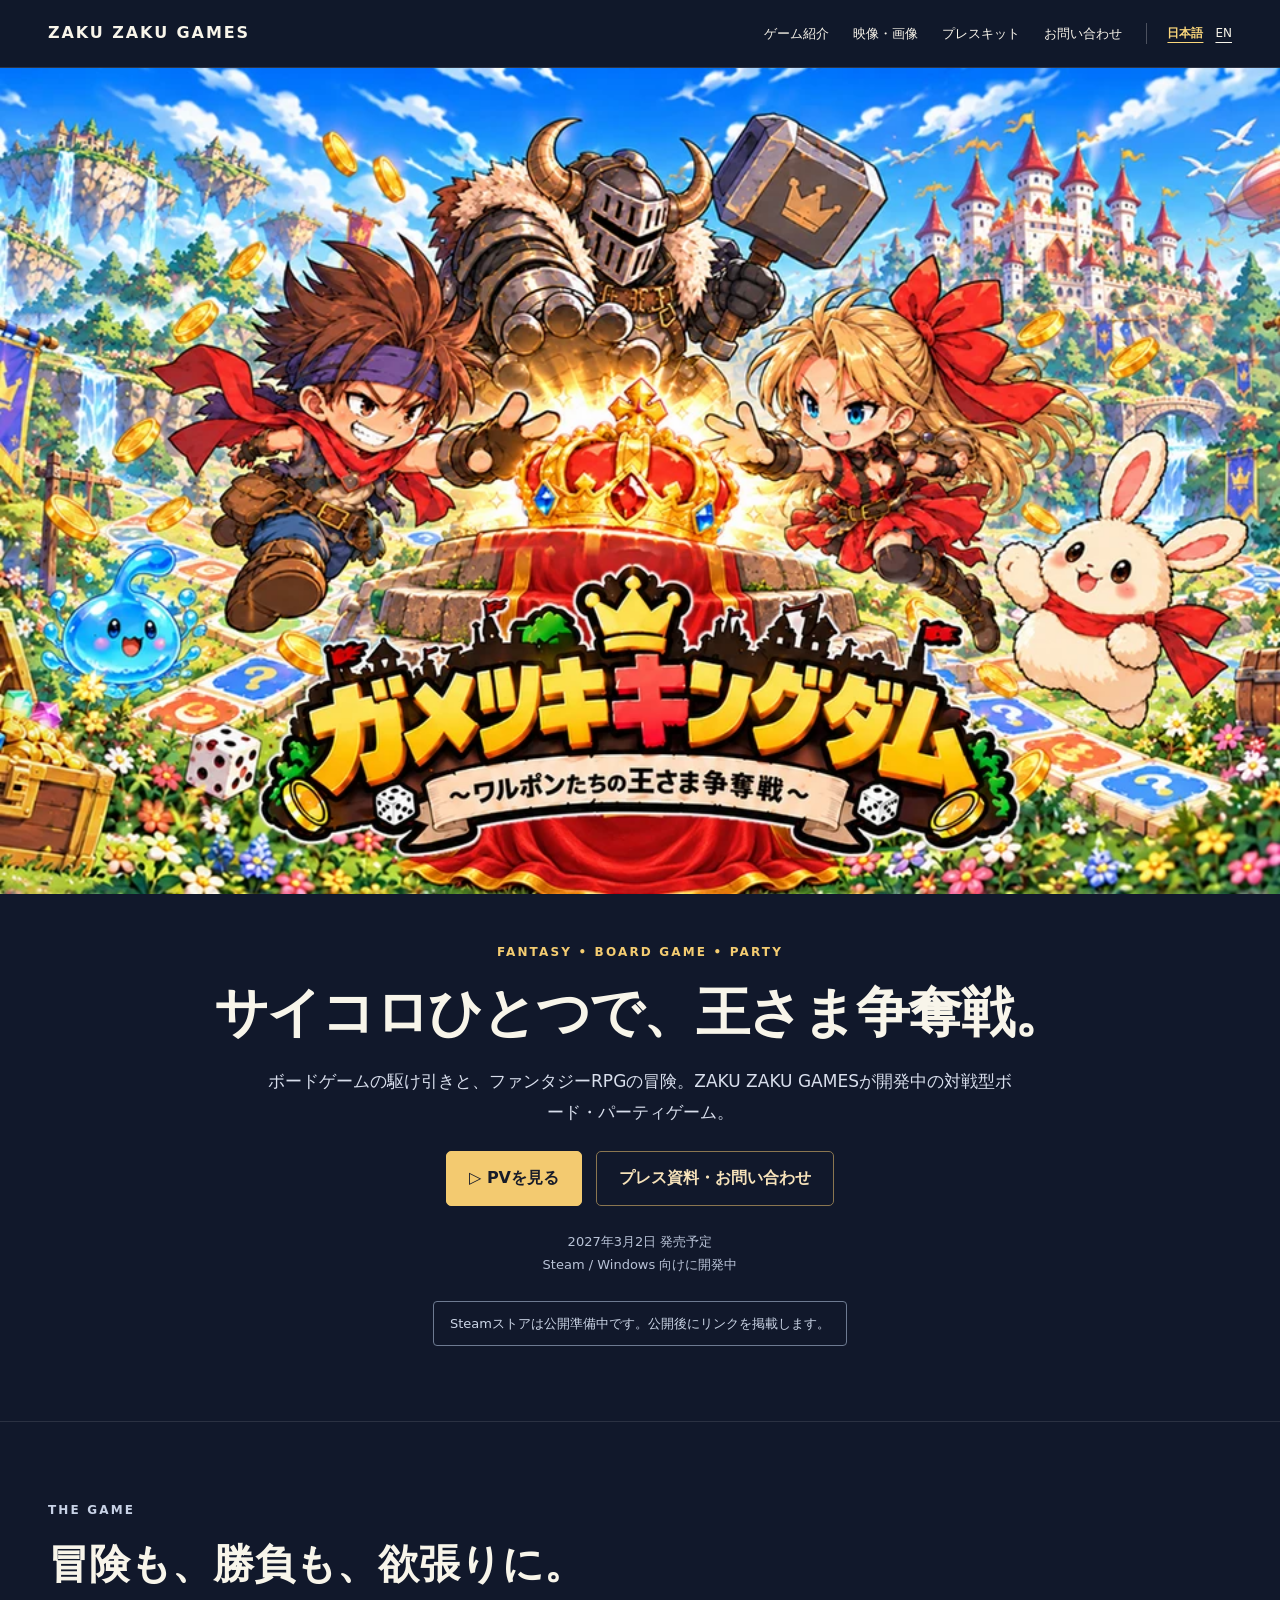
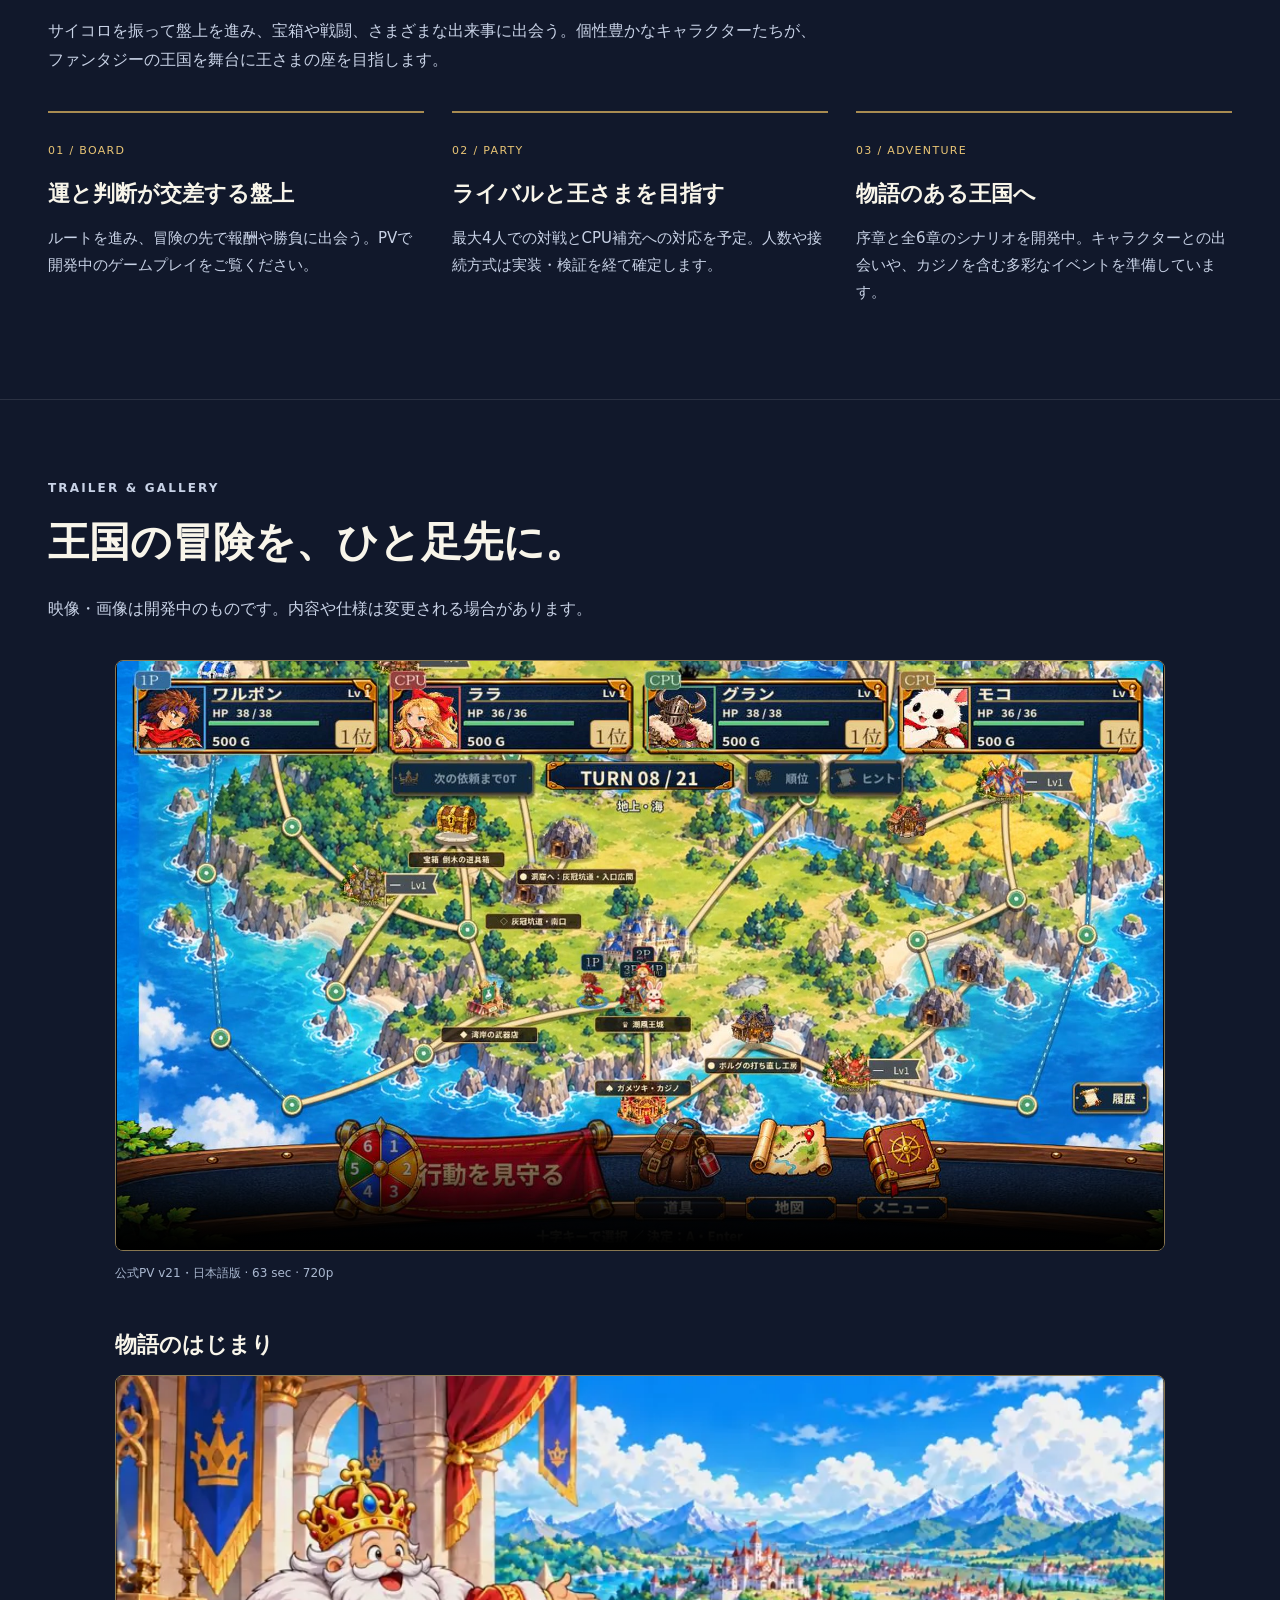
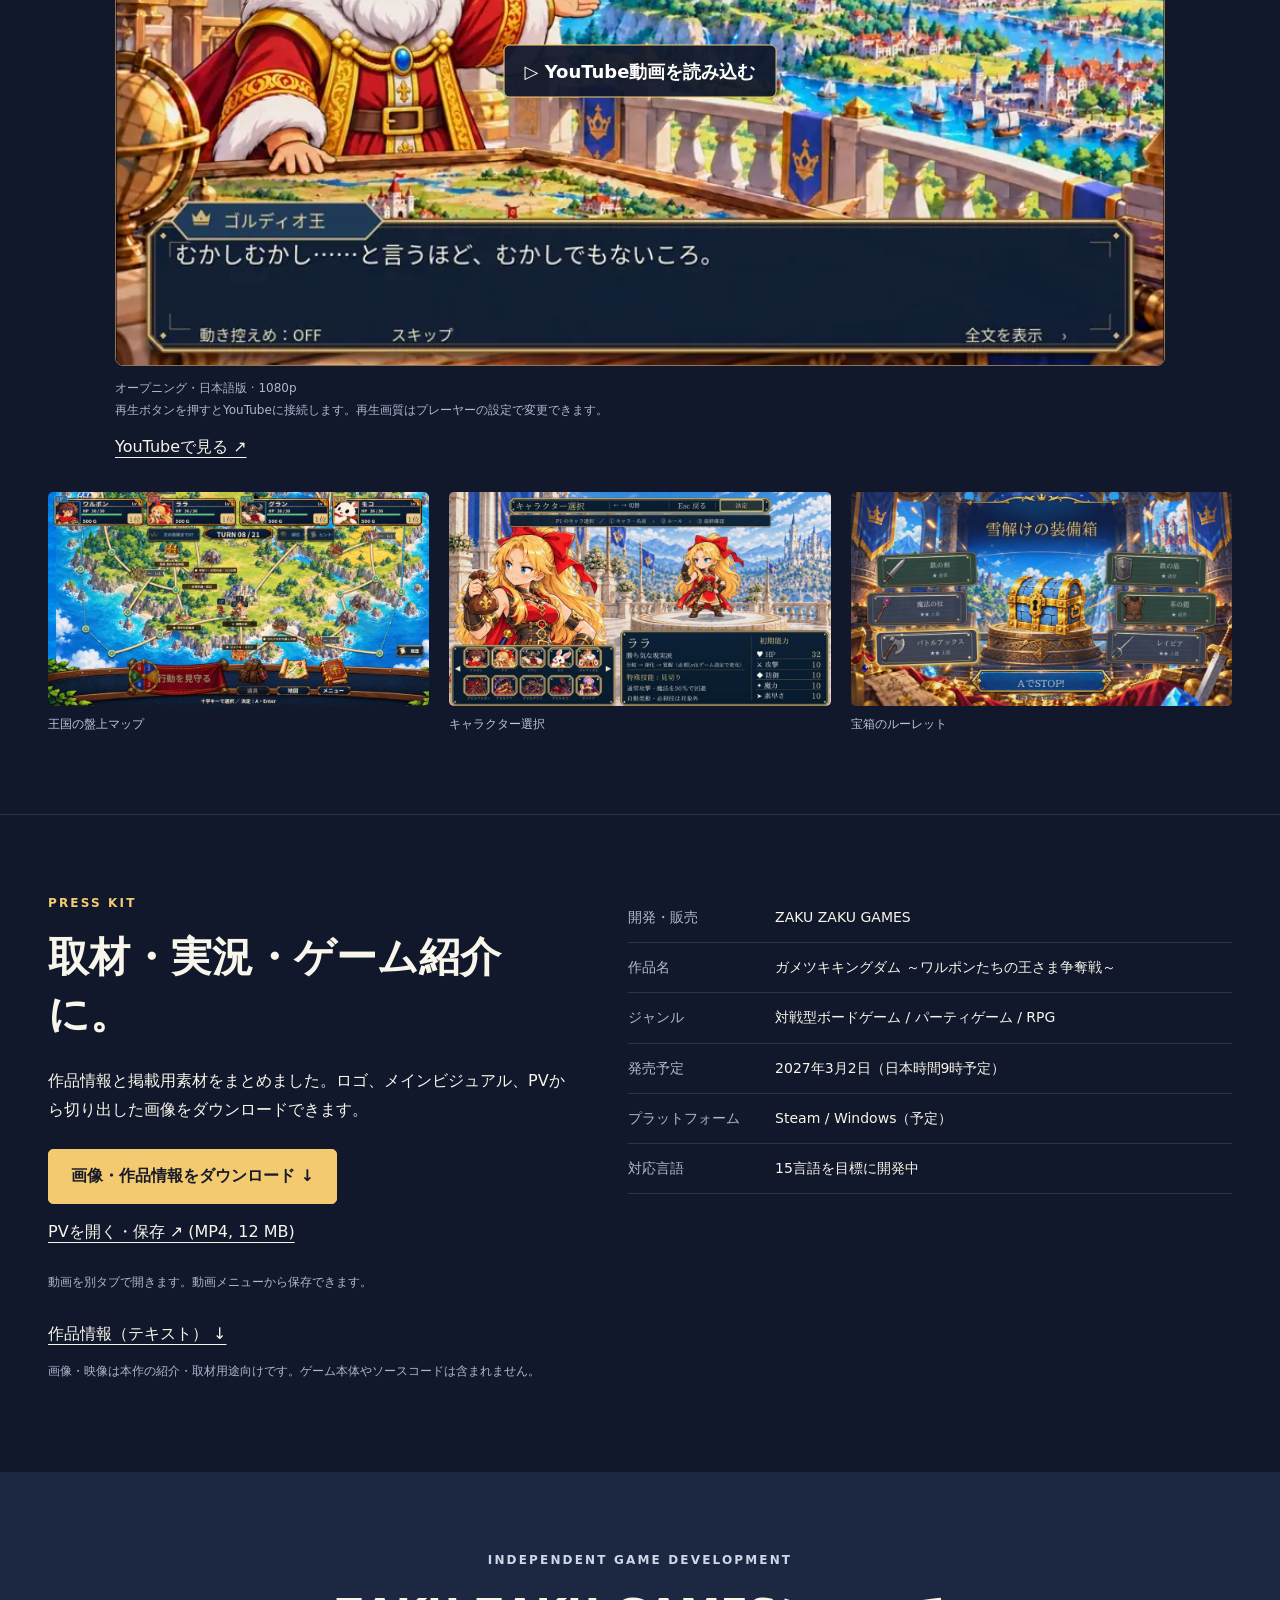
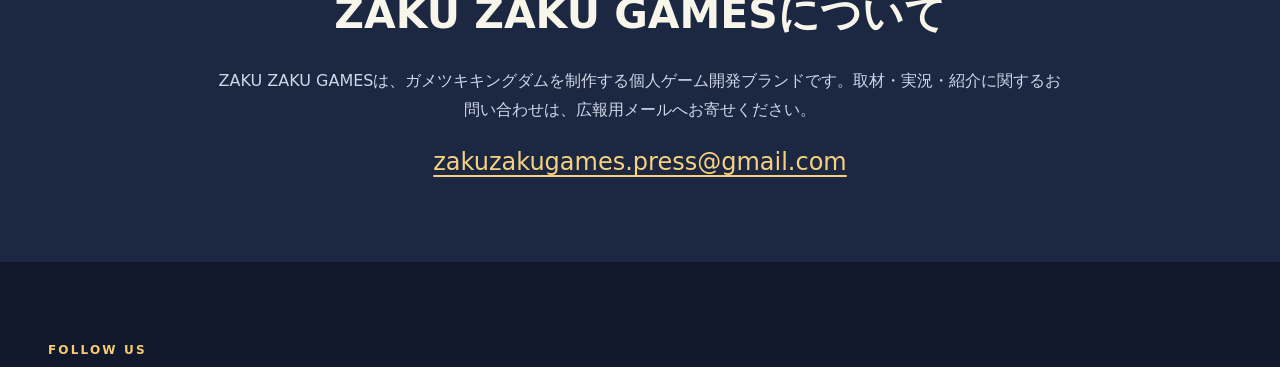
<file: index.html>
<!doctype html><html lang="ja"><head><meta charset="utf-8"><meta name="viewport" content="width=device-width,initial-scale=1"><title>ガメツキキングダム ～ワルポンたちの王さま争奪戦～ | ZAKU ZAKU GAMES</title><meta name="description" content="ボードゲームの駆け引きと、ファンタジーRPGの冒険。ZAKU ZAKU GAMESが開発中の対戦型ボード・パーティゲーム。"><meta name="theme-color" content="#11182b"><meta property="og:type" content="website"><meta property="og:title" content="ガメツキキングダム ～ワルポンたちの王さま争奪戦～"><meta property="og:description" content="ボードゲームの駆け引きと、ファンタジーRPGの冒険。ZAKU ZAKU GAMESが開発中の対戦型ボード・パーティゲーム。"><meta property="og:image" content="https://zakuzaku-games.abrdns.com/assets/hero-ja-wide.webp"><link rel="stylesheet" href="./style.css"><link rel="canonical" href="https://zakuzaku-games.abrdns.com/"><meta property="og:url" content="https://zakuzaku-games.abrdns.com/"><meta property="og:site_name" content="ZAKU ZAKU GAMES"><meta property="og:locale" content="ja_JP"><meta name="twitter:card" content="summary_large_image"><link rel="alternate" hreflang="ja" href="https://zakuzaku-games.abrdns.com/"><link rel="alternate" hreflang="en" href="https://zakuzaku-games.abrdns.com/en/"><link rel="alternate" hreflang="x-default" href="https://zakuzaku-games.abrdns.com/"></head><body><a class="skip" href="#main">本文へ移動</a><header><nav aria-label="メインナビゲーション"><a class="brand" href="./index.html">ZAKU ZAKU GAMES</a><a class="navlink" href="#game">ゲーム紹介</a><a class="navlink" href="#media">映像・画像</a><a class="navlink" href="#press">プレスキット</a><a class="navlink" href="#contact">お問い合わせ</a><div class="lang"><a href="./index.html" lang="ja" aria-current="page">日本語</a><a href="./en/index.html" lang="en" >EN</a></div></nav></header><main id="main"><picture><source media="(max-width:750px)" srcset="./assets/hero-ja-narrow.webp"><img class="hero-art" src="./assets/hero-ja-wide.webp" width="1920" height="620" alt="ガメツキキングダム ～ワルポンたちの王さま争奪戦～" fetchpriority="high"></picture><section class="intro"><p class="eyebrow">FANTASY • BOARD GAME • PARTY</p><h1>サイコロひとつで、王さま争奪戦。</h1><p class="lead">ボードゲームの駆け引きと、ファンタジーRPGの冒険。ZAKU ZAKU GAMESが開発中の対戦型ボード・パーティゲーム。</p><div class="buttons"><a class="button" href="#media">▷ PVを見る</a><a class="button secondary" href="#press">プレス資料・お問い合わせ</a></div><p class="release">2027年3月2日 発売予定<br>Steam / Windows 向けに開発中</p><p class="steam-note">Steamストアは公開準備中です。公開後にリンクを掲載します。</p></section><div class="divider"><section class="section" id="game"><div class="section-head"><p class="eyebrow">THE GAME</p><h2>冒険も、勝負も、欲張りに。</h2><p>サイコロを振って盤上を進み、宝箱や戦闘、さまざまな出来事に出会う。個性豊かなキャラクターたちが、ファンタジーの王国を舞台に王さまの座を目指します。</p></div><div class="cards"><article class="card"><small>01 / BOARD</small><h3>運と判断が交差する盤上</h3><p>ルートを進み、冒険の先で報酬や勝負に出会う。PVで開発中のゲームプレイをご覧ください。</p></article><article class="card"><small>02 / PARTY</small><h3>ライバルと王さまを目指す</h3><p>最大4人での対戦とCPU補充への対応を予定。人数や接続方式は実装・検証を経て確定します。</p></article><article class="card"><small>03 / ADVENTURE</small><h3>物語のある王国へ</h3><p>序章と全6章のシナリオを開発中。キャラクターとの出会いや、カジノを含む多彩なイベントを準備しています。</p></article></div></section></div><div class="divider"><section class="section" id="media"><div class="section-head"><p class="eyebrow">TRAILER & GALLERY</p><h2>王国の冒険を、ひと足先に。</h2><p>映像・画像は開発中のものです。内容や仕様は変更される場合があります。</p></div><div class="video-wrap"><video controls playsinline preload="none" poster="./assets/screen-10.jpg" aria-label="公式PV v21・日本語版"><source src="https://zakuzaku-games-website.sinkokudesuna.workers.dev/assets/pv-ja.mp4" type="video/mp4"></video><p class="notice">公式PV v21・日本語版 · 63 sec · 720p</p></div><article class="video-wrap opening" id="opening"><h3>物語のはじまり</h3><div class="opening-player" data-video="EaRAlndQwMI" data-title="オープニング・日本語版"><button class="opening-load" type="button" aria-label="YouTube動画を読み込む"><img src="assets/opening-ja.webp" width="960" height="540" loading="lazy" alt=""><span>▷ YouTube動画を読み込む</span></button></div><p class="notice">オープニング・日本語版 · 1080p<br>再生ボタンを押すとYouTubeに接続します。再生画質はプレーヤーの設定で変更できます。</p><a href="https://www.youtube.com/watch?v=EaRAlndQwMI" target="_blank" rel="noopener noreferrer">YouTubeで見る ↗</a></article><div class="gallery"><figure><a href="./assets/screen-10.jpg"><img src="./assets/screen-10.jpg" alt="王国の盤上マップ" loading="lazy" width="1920" height="1080"></a><figcaption>王国の盤上マップ</figcaption></figure><figure><a href="./assets/screen-20.jpg"><img src="./assets/screen-20.jpg" alt="キャラクター選択" loading="lazy" width="1920" height="1080"></a><figcaption>キャラクター選択</figcaption></figure><figure><a href="./assets/screen-30.jpg"><img src="./assets/screen-30.jpg" alt="宝箱のルーレット" loading="lazy" width="1920" height="1080"></a><figcaption>宝箱のルーレット</figcaption></figure></div></section></div><div class="divider"><section class="section" id="press"><div class="press-grid"><div><p class="eyebrow">PRESS KIT</p><h2>取材・実況・ゲーム紹介に。</h2><p>作品情報と掲載用素材をまとめました。ロゴ、メインビジュアル、PVから切り出した画像をダウンロードできます。</p><div class="press-actions"><a class="button" href="./press/press-images.zip" download>画像・作品情報をダウンロード ↓</a><a href="https://zakuzaku-games-website.sinkokudesuna.workers.dev/assets/pv-ja.mp4" target="_blank" rel="noopener">PVを開く・保存 ↗ (MP4, 12 MB)</a><p class="notice">動画を別タブで開きます。動画メニューから保存できます。</p><a href="./press/facts-ja.txt" download>作品情報（テキスト） ↓</a></div><p class="notice">画像・映像は本作の紹介・取材用途向けです。ゲーム本体やソースコードは含まれません。</p></div><dl class="facts"><div><dt>開発・販売</dt><dd>ZAKU ZAKU GAMES</dd></div><div><dt>作品名</dt><dd>ガメツキキングダム ～ワルポンたちの王さま争奪戦～</dd></div><div><dt>ジャンル</dt><dd>対戦型ボードゲーム / パーティゲーム / RPG</dd></div><div><dt>発売予定</dt><dd>2027年3月2日（日本時間9時予定）</dd></div><div><dt>プラットフォーム</dt><dd>Steam / Windows（予定）</dd></div><div><dt>対応言語</dt><dd>15言語を目標に開発中</dd></div></dl></div></section></div><div class="contact" id="contact"><section class="section"><p class="eyebrow">INDEPENDENT GAME DEVELOPMENT</p><h2>ZAKU ZAKU GAMESについて</h2><p>ZAKU ZAKU GAMESは、ガメツキキングダムを制作する個人ゲーム開発ブランドです。取材・実況・紹介に関するお問い合わせは、広報用メールへお寄せください。</p><a class="email" href="mailto:zakuzakugames.press@gmail.com">zakuzakugames.press@gmail.com</a></section></div><section class="section" id="social"><p class="eyebrow">FOLLOW US</p><h2>公式SNS</h2><p>最新映像や開発情報はこちら。</p><nav class="social-links" aria-label="公式SNS"><a class="button secondary" href="https://www.youtube.com/@ZAKUZAKU_GAMES" target="_blank" rel="noopener noreferrer">YouTube ↗</a><a class="button secondary" href="https://x.com/ZAKUZAKU_GAMES" target="_blank" rel="noopener noreferrer">X ↗</a><a class="button secondary" href="https://www.tiktok.com/@zakuzaku_games" target="_blank" rel="noopener noreferrer">TikTok ↗</a><a class="button secondary" href="https://www.instagram.com/zakuzaku.games/" target="_blank" rel="noopener noreferrer">Instagram ↗</a></nav></section></main><footer><span>© ZAKU ZAKU GAMES</span><p>このサイト独自の広告・アクセス解析・入力フォームは使用しません。YouTube動画は操作後に外部サービスへ接続します。お問い合わせはメールアプリで開きます。</p></footer><script src="opening.js" defer></script></body></html>
</file>
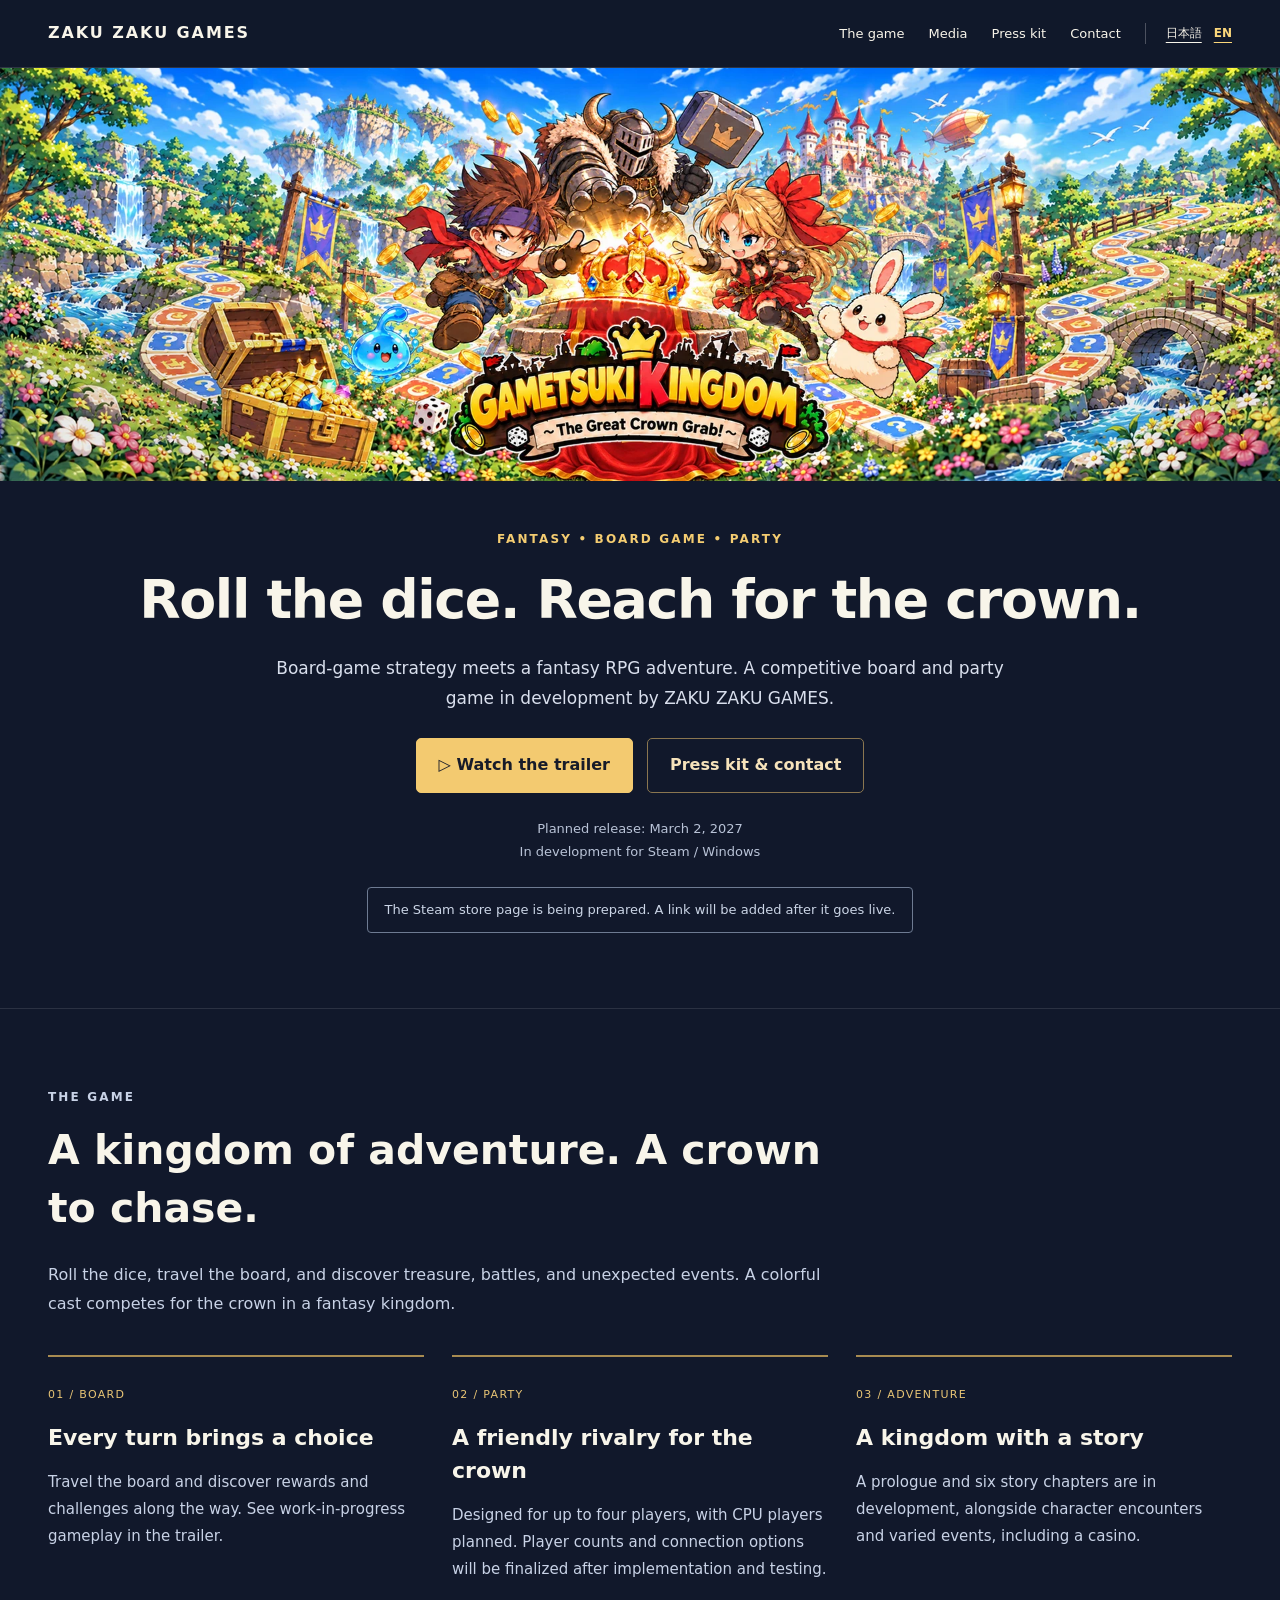
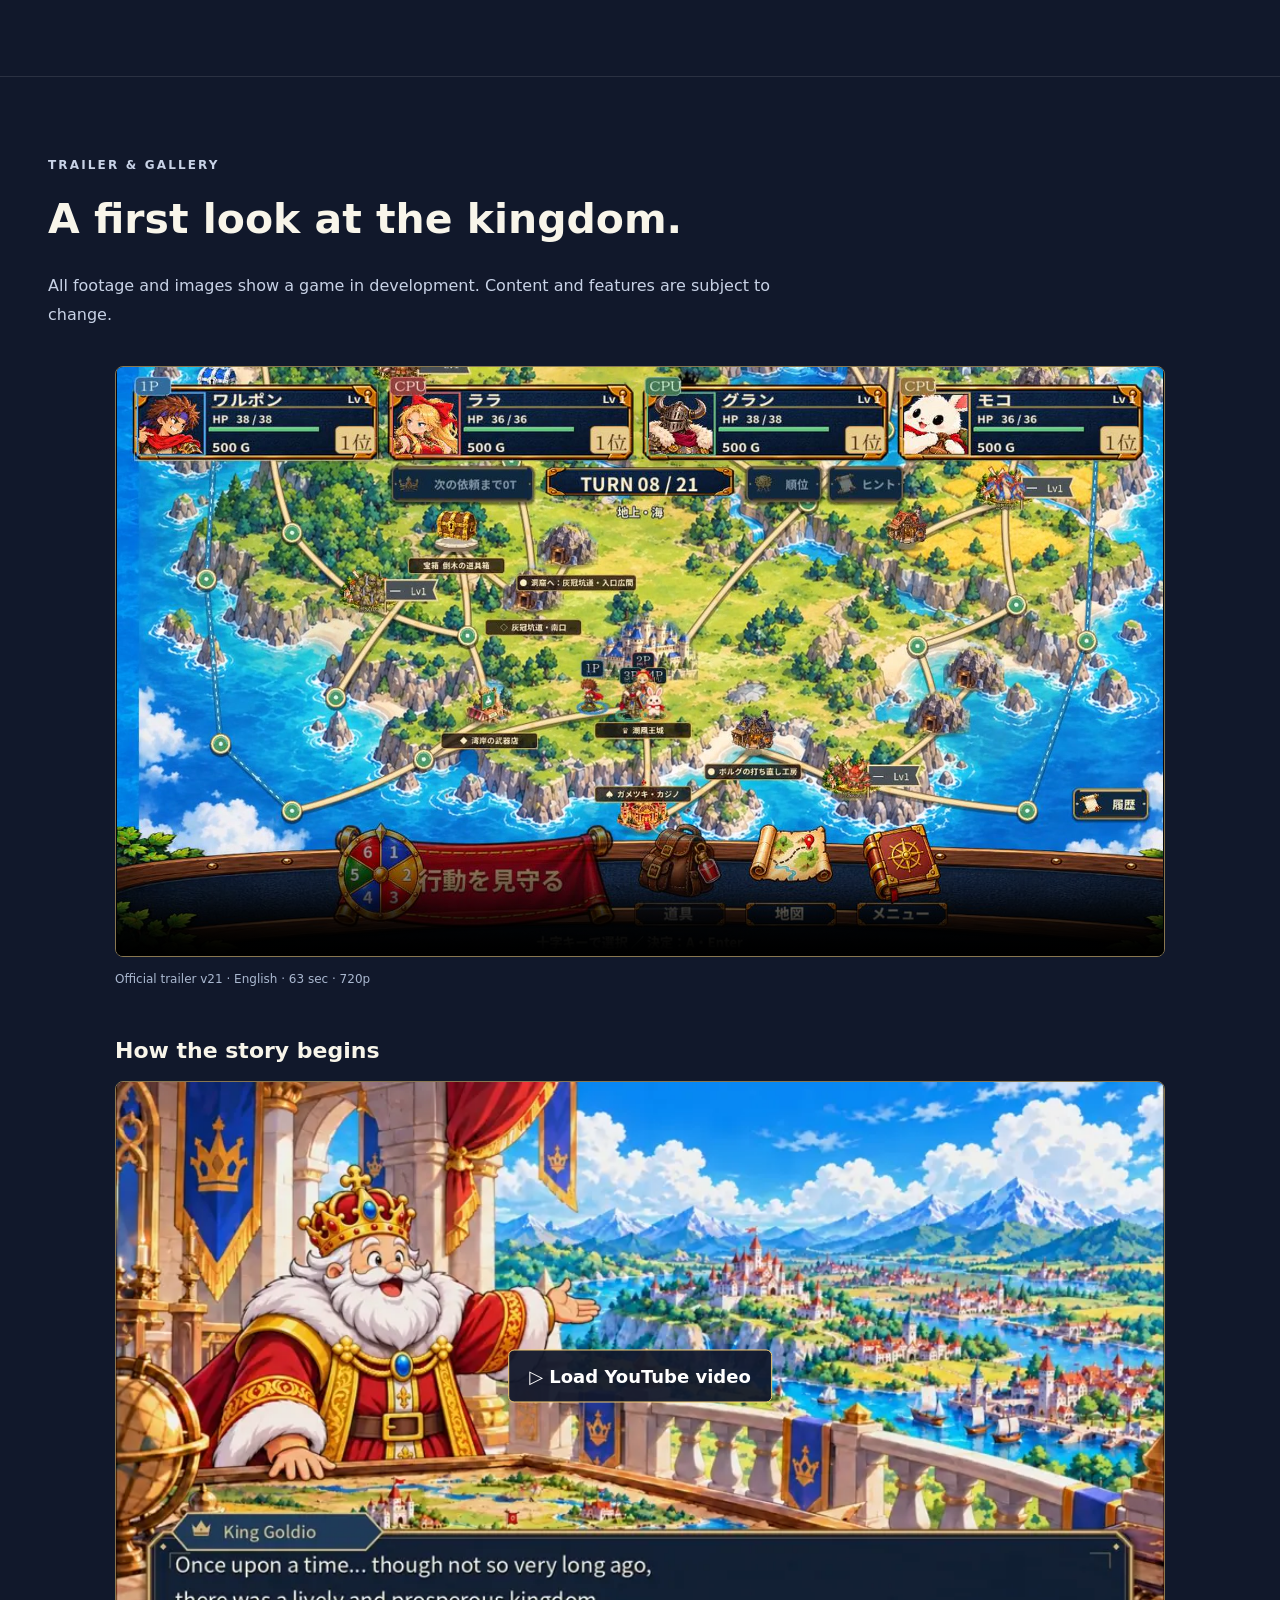
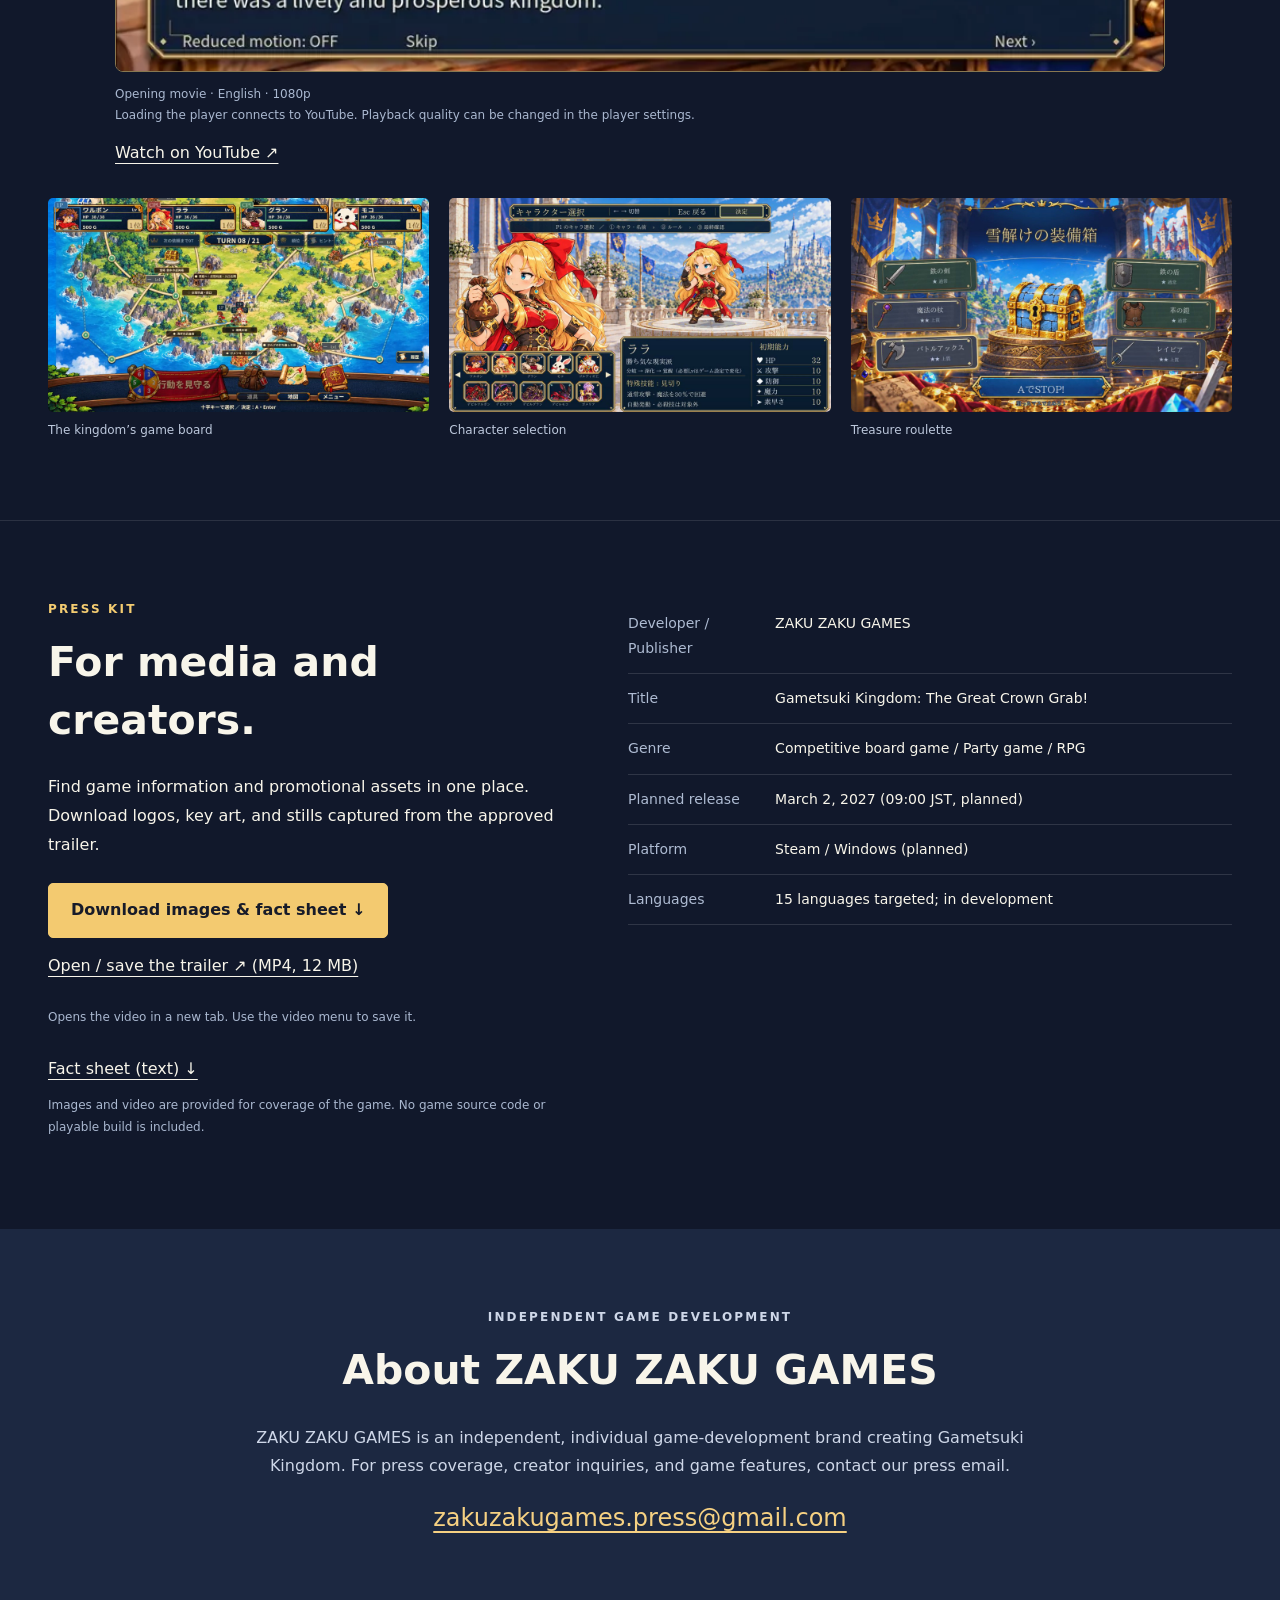
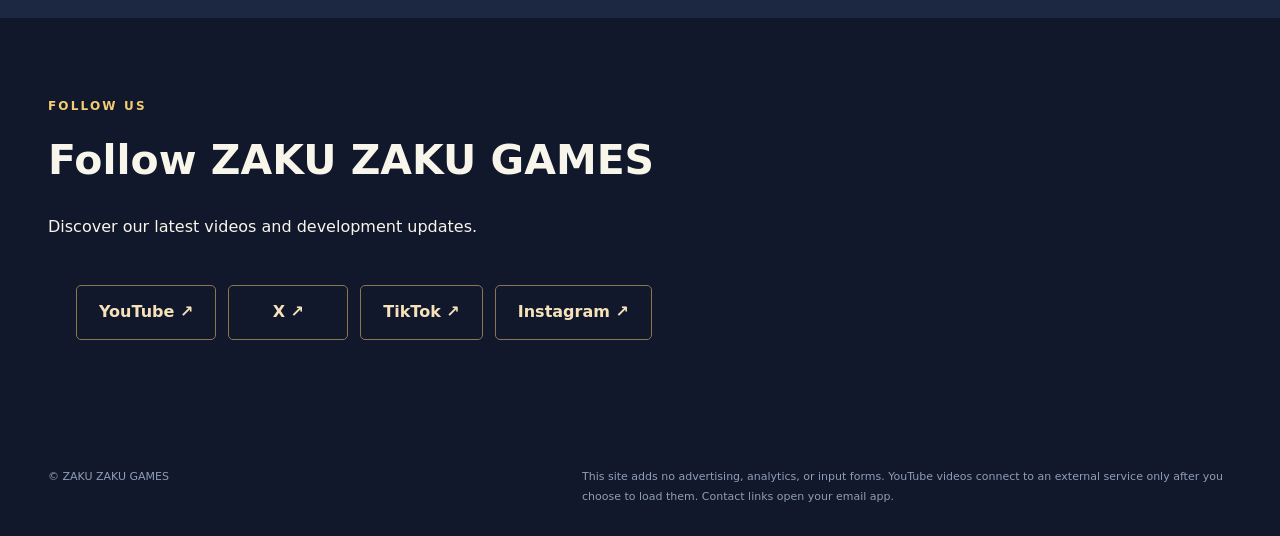
<file: en/index.html>
<!doctype html><html lang="en"><head><meta charset="utf-8"><meta name="viewport" content="width=device-width,initial-scale=1"><title>Gametsuki Kingdom: The Great Crown Grab! | ZAKU ZAKU GAMES</title><meta name="description" content="Board-game strategy meets a fantasy RPG adventure. A competitive board and party game in development by ZAKU ZAKU GAMES."><meta name="theme-color" content="#11182b"><meta property="og:type" content="website"><meta property="og:title" content="Gametsuki Kingdom: The Great Crown Grab!"><meta property="og:description" content="Board-game strategy meets a fantasy RPG adventure. A competitive board and party game in development by ZAKU ZAKU GAMES."><meta property="og:image" content="https://zakuzaku-games.abrdns.com/assets/hero-en-wide.webp"><link rel="stylesheet" href="../style.css"><link rel="canonical" href="https://zakuzaku-games.abrdns.com/en/"><meta property="og:url" content="https://zakuzaku-games.abrdns.com/en/"><meta property="og:site_name" content="ZAKU ZAKU GAMES"><meta property="og:locale" content="en_US"><meta name="twitter:card" content="summary_large_image"><link rel="alternate" hreflang="ja" href="https://zakuzaku-games.abrdns.com/"><link rel="alternate" hreflang="en" href="https://zakuzaku-games.abrdns.com/en/"><link rel="alternate" hreflang="x-default" href="https://zakuzaku-games.abrdns.com/"></head><body><a class="skip" href="#main">Skip to content</a><header><nav aria-label="Main navigation"><a class="brand" href="../en/index.html">ZAKU ZAKU GAMES</a><a class="navlink" href="#game">The game</a><a class="navlink" href="#media">Media</a><a class="navlink" href="#press">Press kit</a><a class="navlink" href="#contact">Contact</a><div class="lang"><a href="../index.html" lang="ja" >日本語</a><a href="../en/index.html" lang="en" aria-current="page">EN</a></div></nav></header><main id="main"><picture><source media="(max-width:750px)" srcset="../assets/hero-en-narrow.webp"><img class="hero-art" src="../assets/hero-en-wide.webp" width="1920" height="620" alt="Gametsuki Kingdom: The Great Crown Grab!" fetchpriority="high"></picture><section class="intro"><p class="eyebrow">FANTASY • BOARD GAME • PARTY</p><h1>Roll the dice. Reach for the crown.</h1><p class="lead">Board-game strategy meets a fantasy RPG adventure. A competitive board and party game in development by ZAKU ZAKU GAMES.</p><div class="buttons"><a class="button" href="#media">▷ Watch the trailer</a><a class="button secondary" href="#press">Press kit & contact</a></div><p class="release">Planned release: March 2, 2027<br>In development for Steam / Windows</p><p class="steam-note">The Steam store page is being prepared. A link will be added after it goes live.</p></section><div class="divider"><section class="section" id="game"><div class="section-head"><p class="eyebrow">THE GAME</p><h2>A kingdom of adventure. A crown to chase.</h2><p>Roll the dice, travel the board, and discover treasure, battles, and unexpected events. A colorful cast competes for the crown in a fantasy kingdom.</p></div><div class="cards"><article class="card"><small>01 / BOARD</small><h3>Every turn brings a choice</h3><p>Travel the board and discover rewards and challenges along the way. See work-in-progress gameplay in the trailer.</p></article><article class="card"><small>02 / PARTY</small><h3>A friendly rivalry for the crown</h3><p>Designed for up to four players, with CPU players planned. Player counts and connection options will be finalized after implementation and testing.</p></article><article class="card"><small>03 / ADVENTURE</small><h3>A kingdom with a story</h3><p>A prologue and six story chapters are in development, alongside character encounters and varied events, including a casino.</p></article></div></section></div><div class="divider"><section class="section" id="media"><div class="section-head"><p class="eyebrow">TRAILER & GALLERY</p><h2>A first look at the kingdom.</h2><p>All footage and images show a game in development. Content and features are subject to change.</p></div><div class="video-wrap"><video controls playsinline preload="none" poster="../assets/screen-10.jpg" aria-label="Official trailer v21 · English"><source src="https://zakuzaku-games-website.sinkokudesuna.workers.dev/assets/pv-en.mp4" type="video/mp4"></video><p class="notice">Official trailer v21 · English · 63 sec · 720p</p></div><article class="video-wrap opening" id="opening"><h3>How the story begins</h3><div class="opening-player" data-video="RqhbV7zROM4" data-title="Opening movie · English"><button class="opening-load" type="button" aria-label="Load YouTube video"><img src="../assets/opening-en.webp" width="960" height="540" loading="lazy" alt=""><span>▷ Load YouTube video</span></button></div><p class="notice">Opening movie · English · 1080p<br>Loading the player connects to YouTube. Playback quality can be changed in the player settings.</p><a href="https://www.youtube.com/watch?v=RqhbV7zROM4" target="_blank" rel="noopener noreferrer">Watch on YouTube ↗</a></article><div class="gallery"><figure><a href="../assets/screen-10.jpg"><img src="../assets/screen-10.jpg" alt="The kingdom’s game board" loading="lazy" width="1920" height="1080"></a><figcaption>The kingdom’s game board</figcaption></figure><figure><a href="../assets/screen-20.jpg"><img src="../assets/screen-20.jpg" alt="Character selection" loading="lazy" width="1920" height="1080"></a><figcaption>Character selection</figcaption></figure><figure><a href="../assets/screen-30.jpg"><img src="../assets/screen-30.jpg" alt="Treasure roulette" loading="lazy" width="1920" height="1080"></a><figcaption>Treasure roulette</figcaption></figure></div></section></div><div class="divider"><section class="section" id="press"><div class="press-grid"><div><p class="eyebrow">PRESS KIT</p><h2>For media and creators.</h2><p>Find game information and promotional assets in one place. Download logos, key art, and stills captured from the approved trailer.</p><div class="press-actions"><a class="button" href="../press/press-images.zip" download>Download images & fact sheet ↓</a><a href="https://zakuzaku-games-website.sinkokudesuna.workers.dev/assets/pv-en.mp4" target="_blank" rel="noopener">Open / save the trailer ↗ (MP4, 12 MB)</a><p class="notice">Opens the video in a new tab. Use the video menu to save it.</p><a href="../press/facts-en.txt" download>Fact sheet (text) ↓</a></div><p class="notice">Images and video are provided for coverage of the game. No game source code or playable build is included.</p></div><dl class="facts"><div><dt>Developer / Publisher</dt><dd>ZAKU ZAKU GAMES</dd></div><div><dt>Title</dt><dd>Gametsuki Kingdom: The Great Crown Grab!</dd></div><div><dt>Genre</dt><dd>Competitive board game / Party game / RPG</dd></div><div><dt>Planned release</dt><dd>March 2, 2027 (09:00 JST, planned)</dd></div><div><dt>Platform</dt><dd>Steam / Windows (planned)</dd></div><div><dt>Languages</dt><dd>15 languages targeted; in development</dd></div></dl></div></section></div><div class="contact" id="contact"><section class="section"><p class="eyebrow">INDEPENDENT GAME DEVELOPMENT</p><h2>About ZAKU ZAKU GAMES</h2><p>ZAKU ZAKU GAMES is an independent, individual game-development brand creating Gametsuki Kingdom. For press coverage, creator inquiries, and game features, contact our press email.</p><a class="email" href="mailto:zakuzakugames.press@gmail.com">zakuzakugames.press@gmail.com</a></section></div><section class="section" id="social"><p class="eyebrow">FOLLOW US</p><h2>Follow ZAKU ZAKU GAMES</h2><p>Discover our latest videos and development updates.</p><nav class="social-links" aria-label="Official social channels"><a class="button secondary" href="https://www.youtube.com/@ZAKUZAKU_GAMES" target="_blank" rel="noopener noreferrer">YouTube ↗</a><a class="button secondary" href="https://x.com/ZAKUZAKU_GAMES" target="_blank" rel="noopener noreferrer">X ↗</a><a class="button secondary" href="https://www.tiktok.com/@zakuzaku_games" target="_blank" rel="noopener noreferrer">TikTok ↗</a><a class="button secondary" href="https://www.instagram.com/zakuzaku.games/" target="_blank" rel="noopener noreferrer">Instagram ↗</a></nav></section></main><footer><span>© ZAKU ZAKU GAMES</span><p>This site adds no advertising, analytics, or input forms. YouTube videos connect to an external service only after you choose to load them. Contact links open your email app.</p></footer><script src="../opening.js" defer></script></body></html>
</file>
<file: style.css>
*{box-sizing:border-box}html{scroll-behavior:smooth;scroll-padding-top:90px}body{margin:0;background:#11182b;color:#f8f5ea;font-family:system-ui,-apple-system,"Noto Sans JP",sans-serif;line-height:1.8}a{color:inherit;text-underline-offset:5px}a:hover{color:#fbd77b}a:focus-visible,video:focus-visible{outline:3px solid #fbd77b;outline-offset:5px}.skip{position:absolute;top:-70px}.skip:focus{top:10px;background:#11182b;padding:10px;z-index:10}header{background:#11182bf5;border-bottom:1px solid #ffffff20;position:sticky;top:0;z-index:5}nav{max-width:1240px;margin:auto;display:flex;gap:24px;align-items:center;padding:19px 28px}.brand{font-size:16px;letter-spacing:.12em;font-weight:850;text-decoration:none;margin-right:auto}.navlink{font-size:13px;text-decoration:none}.lang{font-size:12px;display:flex;gap:12px;border-left:1px solid #ffffff40;padding-left:20px}.lang [aria-current]{color:#fbd77b;font-weight:800}.hero-art{display:block;width:100%;height:auto}.intro{max-width:1160px;margin:auto;text-align:center;padding:48px 24px 62px}.eyebrow{color:#f4cc71;letter-spacing:.18em;font-size:12px;font-weight:800;margin:0 0 14px}h1{font-size:clamp(30px,4.2vw,56px);line-height:1.3;margin:0 0 18px;letter-spacing:-.025em}h2{font-size:clamp(27px,3.2vw,42px);line-height:1.4;margin:0 0 24px}h3{font-size:22px;line-height:1.5;margin:14px 0}.lead{font-size:17px;color:#d9dfed;max-width:760px;margin:0 auto 24px}.buttons{display:flex;justify-content:center;gap:14px;flex-wrap:wrap}.button{display:inline-block;text-decoration:none;padding:12px 22px;border-radius:5px;font-weight:750;background:#f3ca70;color:#171b29;border:1px solid #f3ca70}.button:hover{background:#ffe4a3;color:#171b29}.button.secondary{color:#f6e2ba;background:transparent;border-color:#8a7650}.release{font-size:13px;color:#b9c3d7;margin:24px 0 0}.section{padding:78px 28px;max-width:1240px;margin:auto}.section-head{max-width:780px;margin-bottom:36px}.section-head p{color:#c8d2e6}.divider{border-top:1px solid #ffffff1c}.cards{display:grid;grid-template-columns:repeat(3,1fr);gap:28px}.card{border-top:2px solid #a88b51;padding-top:22px}.card p{color:#c8d2e6;font-size:15px}.card small{color:#e9c575;letter-spacing:.12em;font-size:11px}video{display:block;width:100%;background:#060910;aspect-ratio:16/9;border-radius:8px;border:1px solid #887750}.video-wrap{max-width:1050px;margin:auto}.notice{color:#aab8d0;font-size:12px}.gallery{display:grid;grid-template-columns:repeat(3,1fr);gap:20px;margin-top:30px}figure{margin:0}figure img{width:100%;height:auto;border-radius:5px;display:block}figcaption{font-size:12px;color:#bdc8dc;margin-top:8px}.press-grid{display:grid;grid-template-columns:1fr 1.15fr;gap:55px}.facts{margin:0;font-size:14px}.facts div{padding:12px 0;border-bottom:1px solid #ffffff20;display:grid;grid-template-columns:135px 1fr;gap:12px}dt{color:#aebbd2}dd{margin:0;overflow-wrap:anywhere}.press-actions{display:flex;flex-direction:column;align-items:flex-start;gap:14px;margin-top:24px}.contact{background:#1c2841}.contact .section{max-width:900px;text-align:center}.email{font-size:clamp(16px,3vw,24px);overflow-wrap:anywhere;color:#f6d182}.contact p{color:#ced7e8}.steam-note{display:inline-block;border:1px solid #6e7b92;padding:10px 16px;border-radius:4px;font-size:13px;color:#cbd5e6;margin-top:24px}footer{padding:30px 28px;max-width:1240px;margin:auto;display:flex;gap:30px;justify-content:space-between;color:#8f9db6;font-size:11px}footer p{margin:0;max-width:650px}@media(max-width:750px){nav{padding:15px 18px;gap:12px;flex-wrap:wrap}.brand{font-size:13px}.navlink{display:none}.lang{padding-left:12px}.intro{padding:32px 20px 44px}.lead{font-size:15px}.section{padding:48px 20px}.cards{grid-template-columns:1fr;gap:25px}.card h3{margin:8px 0}.gallery{grid-template-columns:1fr;gap:20px}.press-grid{grid-template-columns:1fr;gap:28px}.facts div{grid-template-columns:105px 1fr}footer{flex-direction:column;gap:14px}.buttons .button{width:100%}}@media(prefers-reduced-motion:reduce){html{scroll-behavior:auto}}

.opening{margin-top:44px}.opening-player{aspect-ratio:16/9;border:1px solid #887750;border-radius:8px;overflow:hidden;background:#060910}.opening-player iframe{display:block;width:100%;height:100%;border:0}.opening-load{display:block;position:relative;width:100%;height:100%;padding:0;border:0;cursor:pointer;color:#fff;background:#060910}.opening-load img{display:block;width:100%;height:100%;object-fit:cover}.opening-load span{position:absolute;left:50%;top:50%;transform:translate(-50%,-50%);padding:12px 20px;border-radius:6px;background:#11182bf0;border:1px solid #f3ca70;font:700 clamp(13px,2vw,18px)/1.5 system-ui;max-width:90%;width:max-content}.opening-load:focus-visible{outline:4px solid #fbd77b;outline-offset:-5px}

.social-links{display:flex;flex-wrap:wrap;gap:12px;margin-top:24px}.social-links .button{min-width:120px;text-align:center}
</file>
